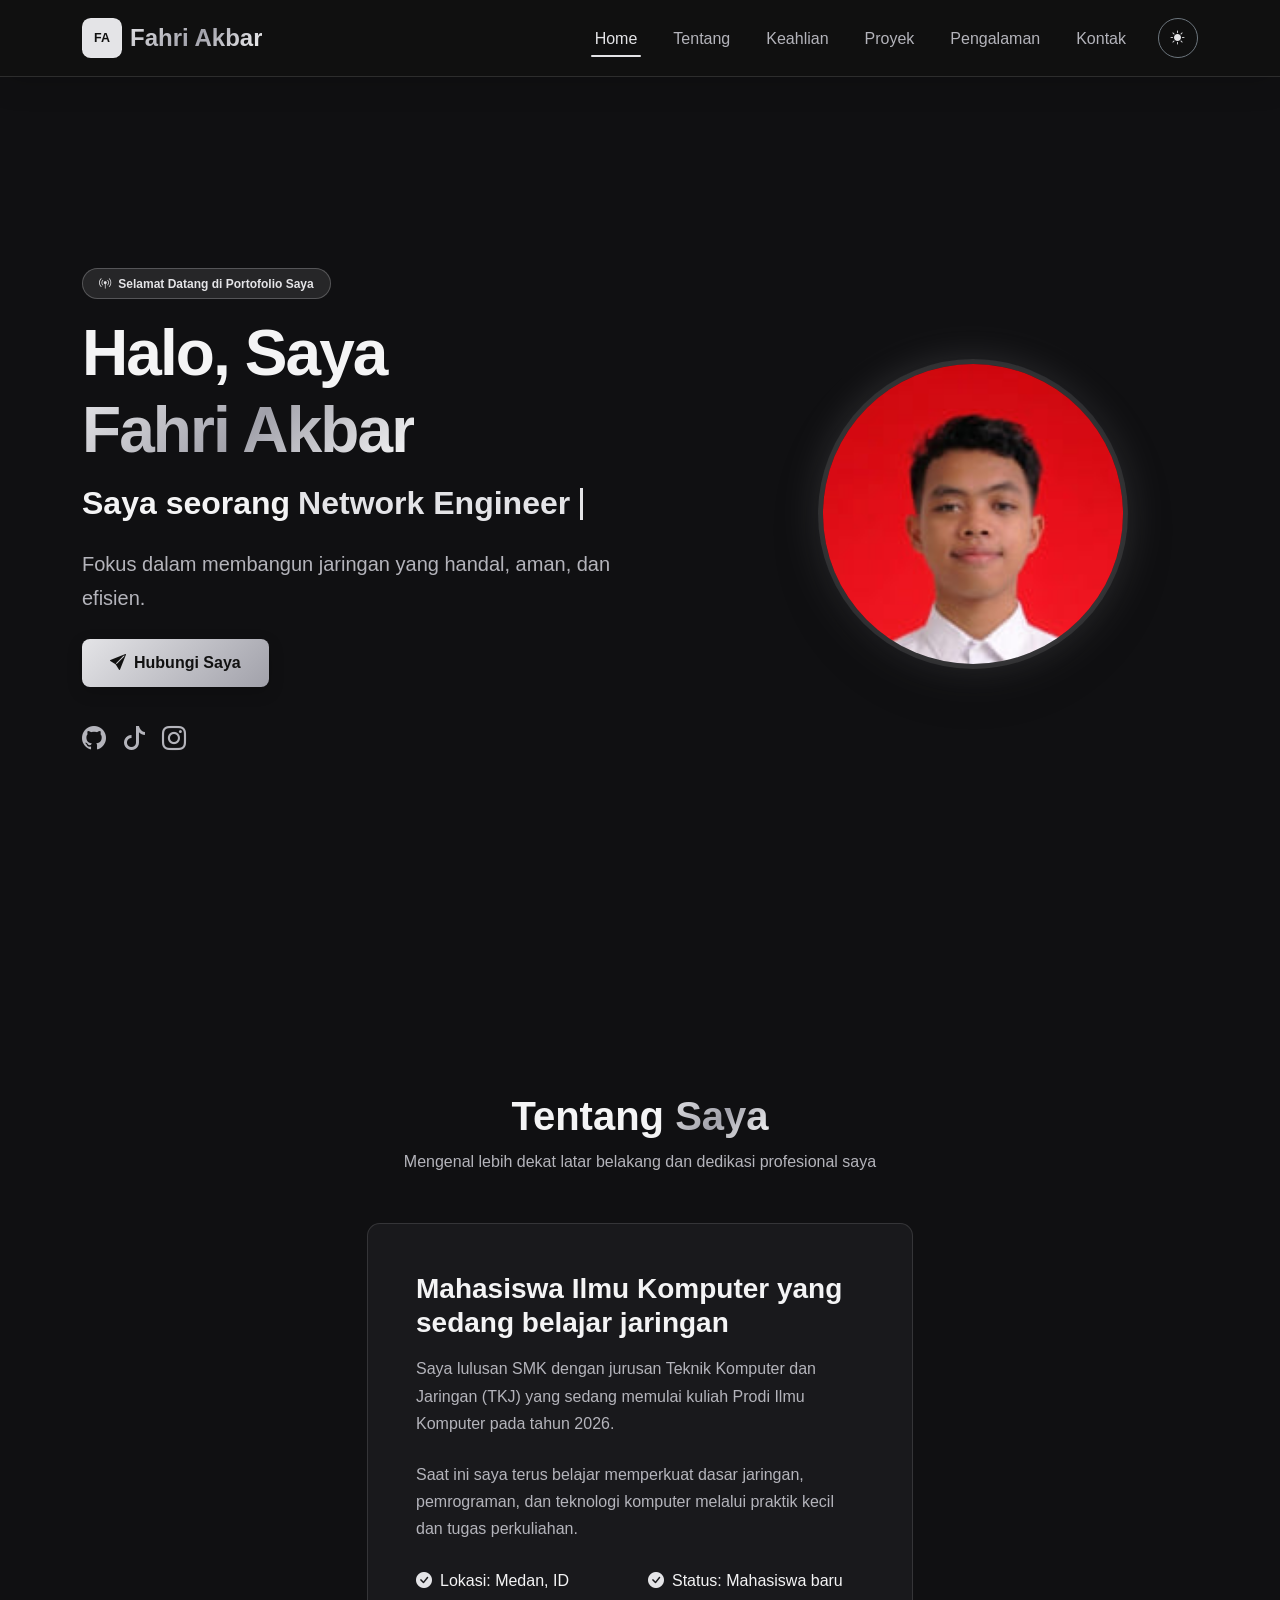
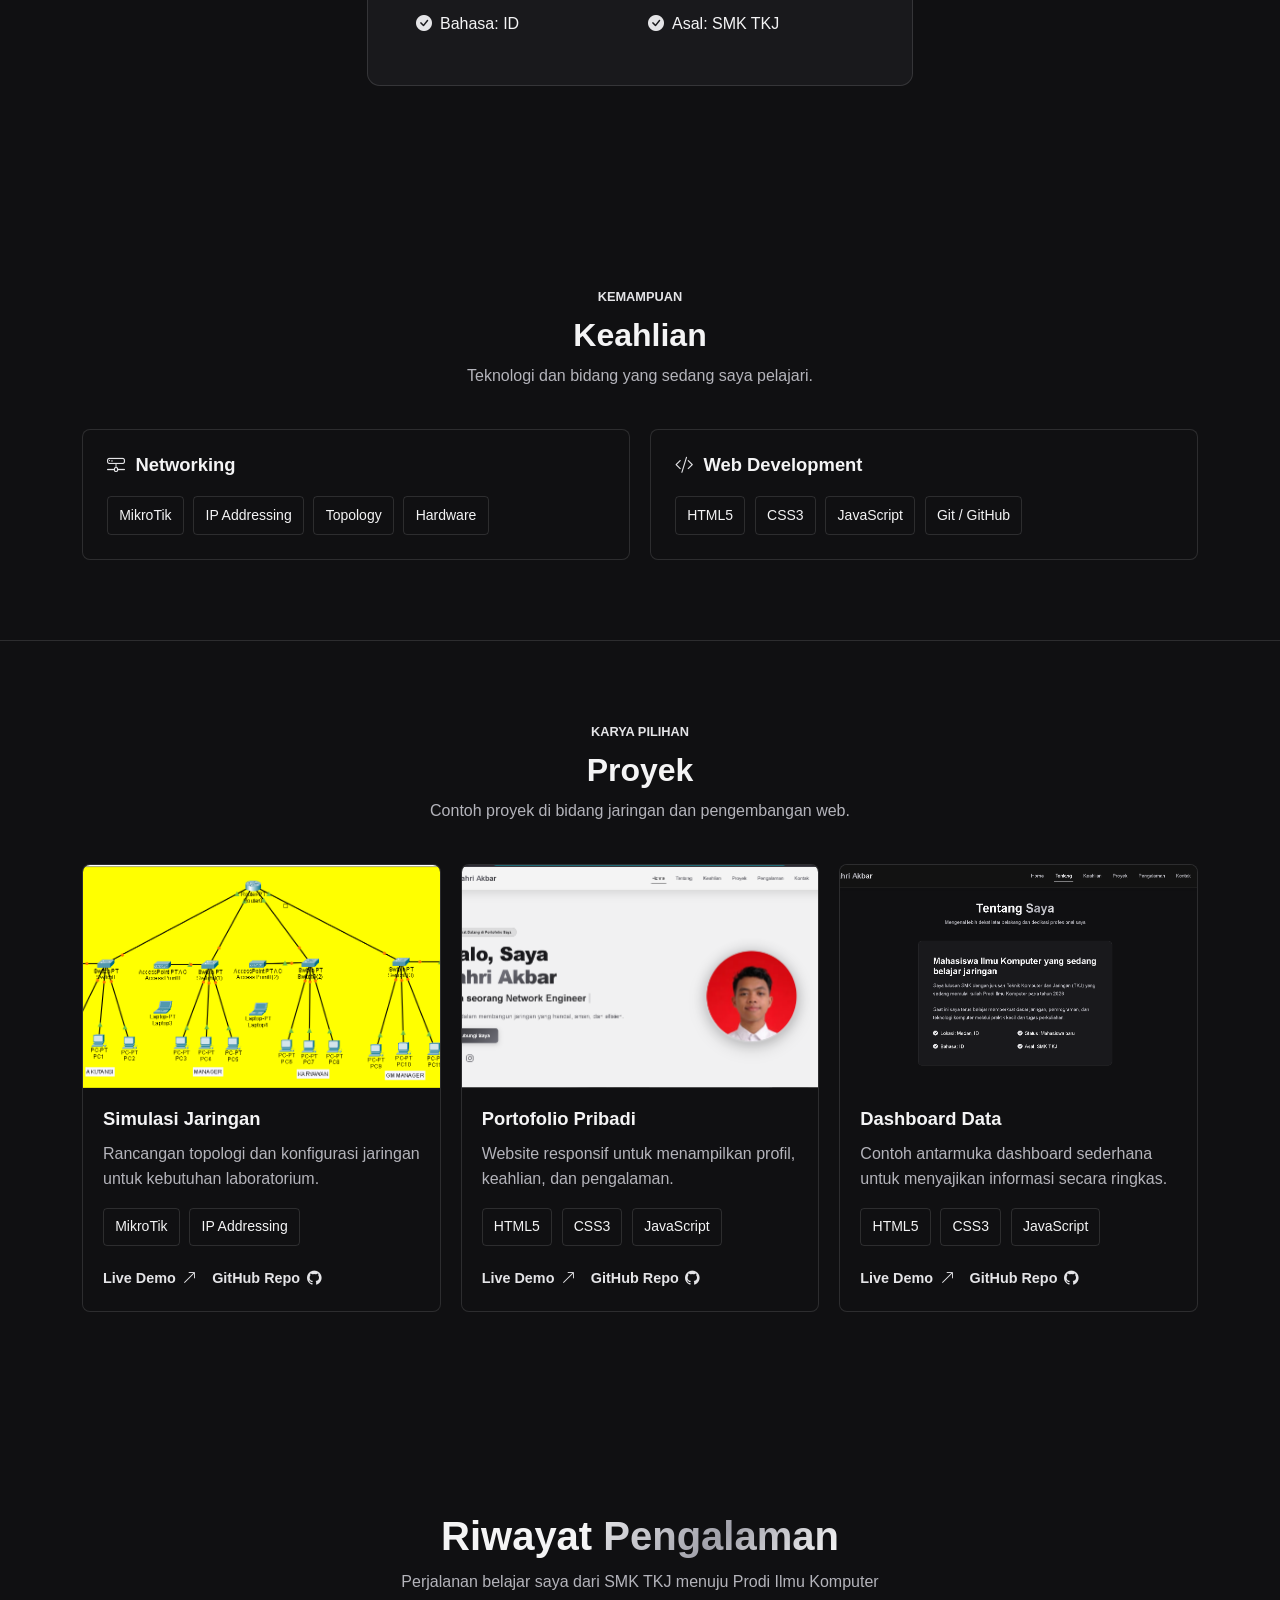
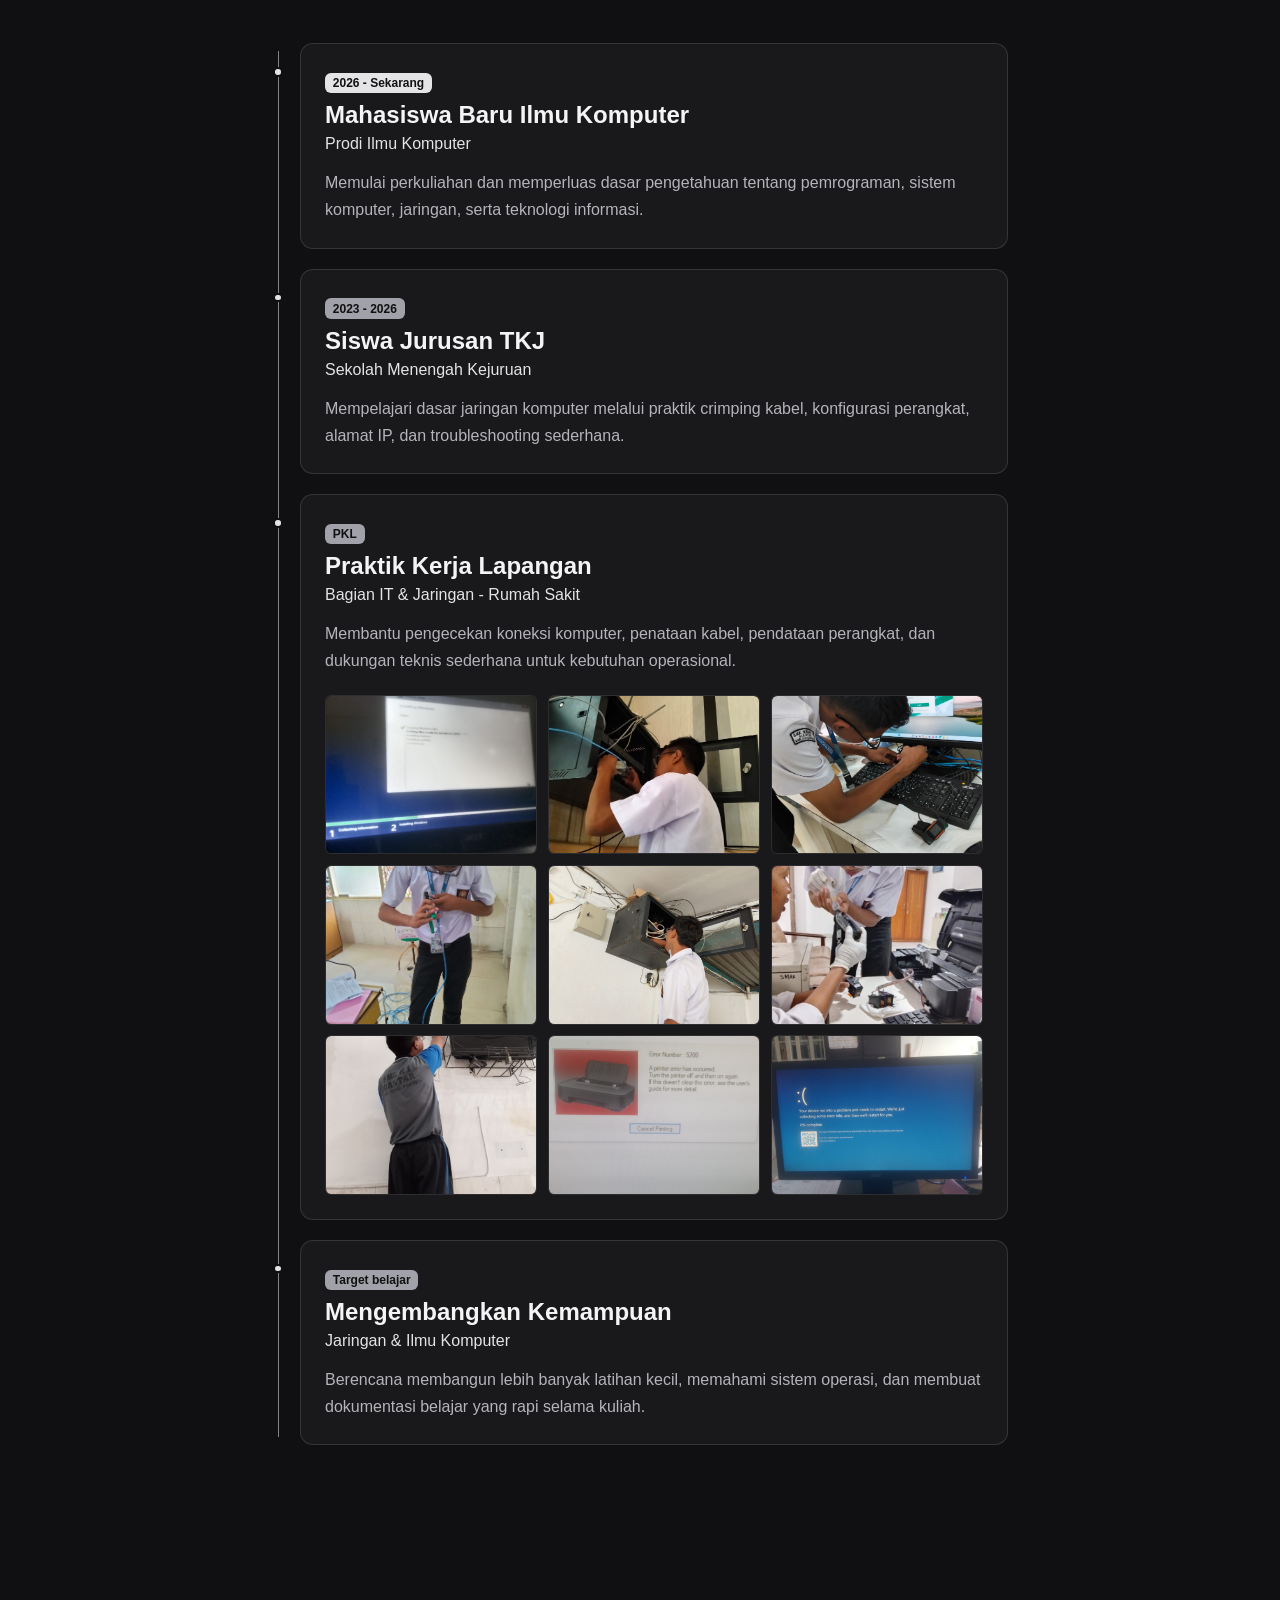
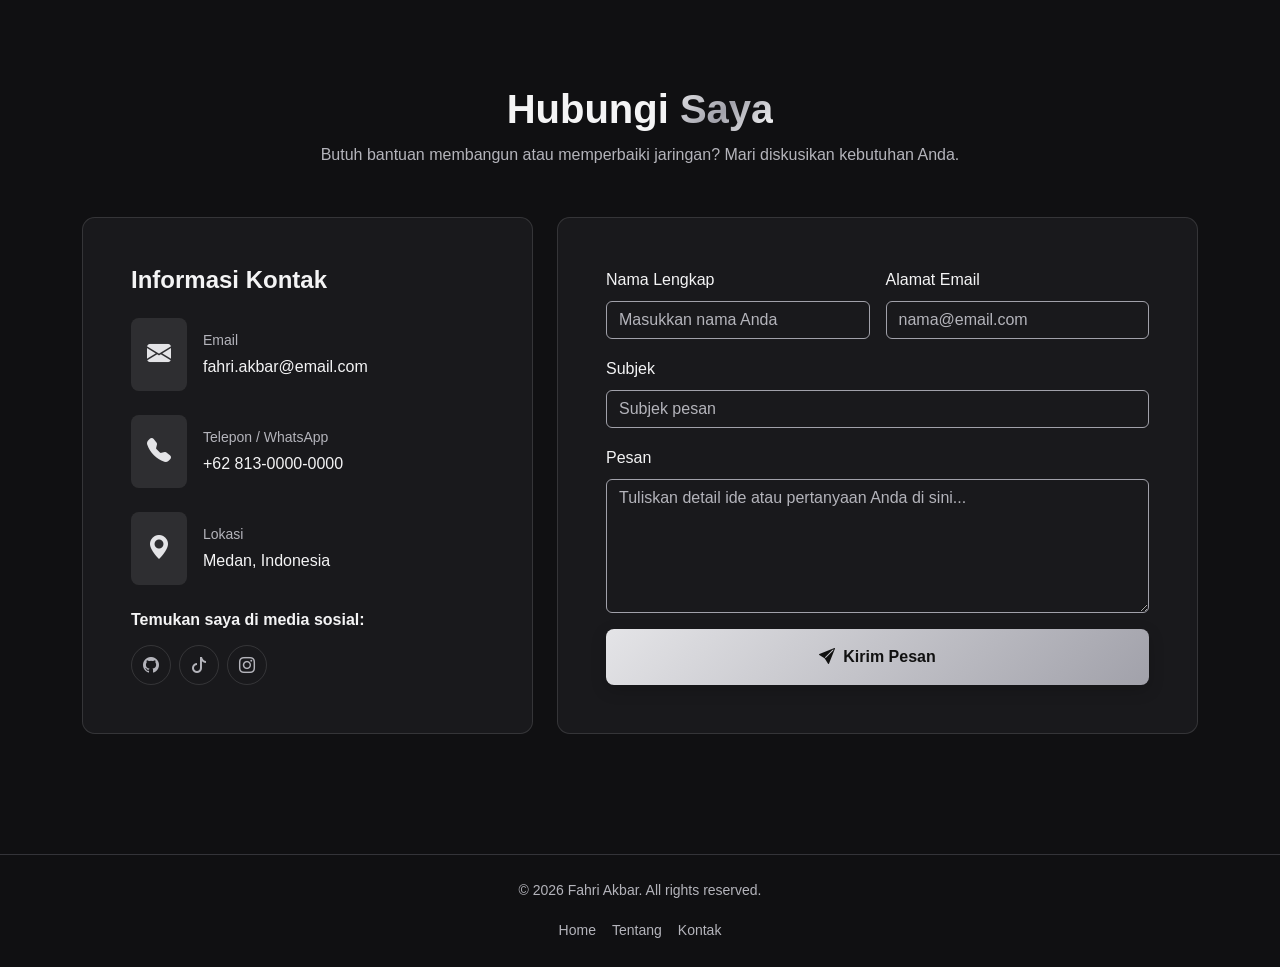
<file: index.html>
<!DOCTYPE html>
<html lang="id" data-bs-theme="dark">
<head>
    <meta charset="UTF-8">
    <meta name="viewport" content="width=device-width, initial-scale=1.0">
    <meta name="description" content="Portofolio Fahri Akbar, mahasiswa Ilmu Komputer lulusan SMK TKJ yang fokus pada jaringan komputer.">
    <link rel="icon" href="data:image/svg+xml,%3Csvg xmlns='http://www.w3.org/2000/svg' viewBox='0 0 100 100'%3E%3Ctext y='.9em' font-size='90'%3E%F0%9F%8C%90%3C/text%3E%3C/svg%3E">
    <script>try{var t=localStorage.getItem('theme');if(t==='light'||t==='dark')document.documentElement.setAttribute('data-bs-theme',t)}catch(e){}</script>
    <link href="https://cdn.jsdelivr.net/npm/bootstrap@5.3.8/dist/css/bootstrap.min.css" rel="stylesheet" integrity="sha384-sRIl4kxILFvY47J16cr9ZwB07vP4J8+LH7qKQnuqkuIAvNWLzeN8tE5YBujZqJLB" crossorigin="anonymous">
    <link rel="stylesheet" href="https://cdn.jsdelivr.net/npm/bootstrap-icons@1.13.1/font/bootstrap-icons.min.css">
    <link rel="stylesheet" href="css/style.css">
    <title>Fahri Akbar | Portofolio</title>
</head>
<body id="body">
    <nav id="navbar-example" class="navbar navbar-expand-lg fixed-top glass-nav py-3">
        <div class="container">
            <a class="navbar-brand fw-bold fs-4 d-flex align-items-center gap-2" href="#home" aria-label="Fahri Akbar, beranda">
                <span class="brand-mark" aria-hidden="true">FA</span>
                <span class="gradient-text">Fahri Akbar</span>
            </a>
            
            <button class="navbar-toggler border-0 shadow-none" type="button" data-bs-toggle="collapse" data-bs-target="#navbarNav" aria-controls="navbarNav" aria-expanded="false" aria-label="Buka navigasi">
                <span class="navbar-toggler-icon"></span>
            </button>

            <div class="collapse navbar-collapse" id="navbarNav">
                <ul class="navbar-nav ms-auto mb-2 mb-lg-0 me-lg-3 gap-lg-1">
                    <li class="nav-item"><a class="nav-link px-3 fw-medium active" href="#home">Home</a></li>
                    <li class="nav-item"><a class="nav-link px-3 fw-medium" href="#about">Tentang</a></li>
                    <li class="nav-item"><a class="nav-link px-3 fw-medium" href="#skills">Keahlian</a></li>
                    <li class="nav-item"><a class="nav-link px-3 fw-medium" href="#projects">Proyek</a></li>
                    <li class="nav-item"><a class="nav-link px-3 fw-medium" href="#experience">Pengalaman</a></li>
                    <li class="nav-item"><a class="nav-link px-3 fw-medium" href="#contact">Kontak</a></li>
                </ul>

                <!-- Dark Mode Toggle Button -->
                <button class="btn btn-sm btn-outline-secondary rounded-circle p-2 d-flex align-items-center justify-content-center" id="themeToggle" style="width: 40px; height: 40px;" type="button" aria-label="Ganti tema">
                    <i class="bi bi-sun-fill text-warning" id="themeIcon" aria-hidden="true"></i>
                </button>
            </div>
        </div>
    </nav>

    <main>
        <section id="home" class="min-vh-100 d-flex align-items-center pt-5 mt-4">
            <div class="container">
                <div class="row align-items-center gy-5">
                    <div class="col-lg-7 text-center text-lg-start">
                        <div class="badge bg-primary bg-opacity-10 text-primary border border-primary border-opacity-25 px-3 py-2 rounded-pill mb-3">
                            <i class="bi bi-broadcast-pin me-1"></i> Selamat Datang di Portofolio Saya
                        </div>
                        <h1 class="display-3 fw-extrabold mb-3">
                            Halo, Saya <br>
                            <span class="gradient-text">Fahri Akbar</span>
                        </h1>
                        <h3 class="h2 fw-semibold mb-4 d-flex justify-content-center justify-content-lg-start align-items-center gap-2">
                            <span>Saya seorang</span>
                            <span id="typewriter" class="text-primary fw-bold"></span>
                            <span class="typewriter-cursor" aria-hidden="true"></span>
                        </h3>
                        <p class="lead text-muted-custom mb-4 me-lg-5">
                            Fokus dalam membangun jaringan yang handal, aman, dan efisien.
                        </p>
                        <div class="d-flex flex-wrap gap-3 justify-content-center justify-content-lg-start">
                            <a href="#contact" class="btn btn-gradient">
                                <i class="bi bi-send-fill me-2"></i>Hubungi Saya
                            </a>
                        </div>

                        <div class="d-flex gap-3 justify-content-center justify-content-lg-start mt-4 pt-2">
                            <a href="https://github.com/ri250526" class="social-icon fs-4" aria-label="GitHub"><i class="bi bi-github" aria-hidden="true"></i></a>
                            <a href="https://www.tiktok.com/@fa.x.u.1?is_from_webapp=1&amp;sender_device=pc" class="social-icon fs-4" aria-label="TikTok"><i class="bi bi-tiktok" aria-hidden="true"></i></a>
                            <a href="https://www.instagram.com/ri_250526?igsh=N2l1ZG5mdGl6enZu" class="social-icon fs-4" aria-label="Instagram"><i class="bi bi-instagram" aria-hidden="true"></i></a>
                        </div>
                    </div>

                    <div class="col-lg-5 text-center">
                        <div class="hero-img-wrapper">
                            <img src="images/foto.jpg" alt="Fahri Akbar" class="hero-img shadow-lg" fetchpriority="high" decoding="async">
                        </div>
                    </div>
                </div>
            </div>
        </section>

        <section id="about" class="py-5 reveal-section">
        <div class="container py-4">
            <div class="text-center mb-5">
                <h2 class="fw-bold display-6 mb-2">Tentang <span class="gradient-text">Saya</span></h2>
                <p class="text-muted-custom">Mengenal lebih dekat latar belakang dan dedikasi profesional saya</p>
            </div>

            <div class="row gy-4 align-items-center">
                <div class="col-lg-6">
                    <div class="glass-card p-4 p-md-5">
                        <h3 class="fw-bold mb-3">Mahasiswa Ilmu Komputer yang sedang belajar jaringan</h3>
                        <p class="text-muted-custom mb-4">
                            Saya lulusan SMK dengan jurusan Teknik Komputer dan Jaringan (TKJ) yang sedang memulai kuliah Prodi Ilmu Komputer pada tahun 2026.
                        </p>
                        <p class="text-muted-custom mb-4">
                            Saat ini saya terus belajar memperkuat dasar jaringan, pemrograman, dan teknologi komputer melalui praktik kecil dan tugas perkuliahan.
                        </p>
                        
                        <div class="row g-3">
                            <div class="col-6">
                                <div class="d-flex align-items-center gap-2">
                                    <i class="bi bi-check-circle-fill text-primary"></i>
                                    <span>Lokasi: Medan, ID</span>
                                </div>
                            </div>
                            <div class="col-6">
                                <div class="d-flex align-items-center gap-2">
                                    <i class="bi bi-check-circle-fill text-primary"></i>
                                    <span>Status: Mahasiswa baru</span>
                                </div>
                            </div>
                            <div class="col-6">
                                <div class="d-flex align-items-center gap-2">
                                    <i class="bi bi-check-circle-fill text-primary"></i>
                                    <span>Bahasa: ID</span>
                                </div>
                            </div>
                            <div class="col-6">
                                <div class="d-flex align-items-center gap-2">
                                    <i class="bi bi-check-circle-fill text-primary"></i>
                                    <span>Asal: SMK TKJ</span>
                                </div>
                            </div>
                        </div>
                    </div>
                </div>
            </div>
        </div>
        </section>

        <section id="skills" class="portfolio-section">
            <div class="container">
                <header class="section-heading">
                    <p class="section-eyebrow">Kemampuan</p>
                    <h2>Keahlian</h2>
                    <p>Teknologi dan bidang yang sedang saya pelajari.</p>
                </header>

                <div class="skills-grid">
                    <article class="skill-group">
                        <h3><i class="bi bi-hdd-network" aria-hidden="true"></i> Networking</h3>
                        <ul class="skill-list">
                            <li>MikroTik</li>
                            <li>IP Addressing</li>
                            <li>Topology</li>
                            <li>Hardware</li>
                        </ul>
                    </article>

                    <article class="skill-group">
                        <h3><i class="bi bi-code-slash" aria-hidden="true"></i> Web Development</h3>
                        <ul class="skill-list">
                            <li>HTML5</li>
                            <li>CSS3</li>
                            <li>JavaScript</li>
                            <li>Git / GitHub</li>
                        </ul>
                    </article>
                </div>
            </div>
        </section>

        <section id="projects" class="portfolio-section projects-section">
            <div class="container">
                <header class="section-heading">
                    <p class="section-eyebrow">Karya pilihan</p>
                    <h2>Proyek</h2>
                    <p>Contoh proyek di bidang jaringan dan pengembangan web.</p>
                </header>

                <div class="projects-grid">
                    <article class="project-card">
                        <img class="project-image" src="/images/topologi.png" alt="Topologi" loading="lazy" decoding="async">
                        <div class="project-content">
                            <h3>Simulasi Jaringan</h3>
                            <p>Rancangan topologi dan konfigurasi jaringan untuk kebutuhan laboratorium.</p>
                            <ul class="tech-list" aria-label="Teknologi yang digunakan">
                                <li>MikroTik</li>
                                <li>IP Addressing</li>
                            </ul>
                            <div class="project-actions">
                                <a href="#" aria-label="Live demo Simulasi Jaringan">Live Demo <i class="bi bi-arrow-up-right" aria-hidden="true"></i></a>
                                <a href="#" aria-label="GitHub repo Simulasi Jaringan">GitHub Repo <i class="bi bi-github" aria-hidden="true"></i></a>
                            </div>
                        </div>
                    </article>

                    <article class="project-card">
                        <img class="project-image" src="/images/fortofolio.png" alt="Laptop untuk pengembangan website" loading="lazy" decoding="async">
                        <div class="project-content">
                            <h3>Portofolio Pribadi</h3>
                            <p>Website responsif untuk menampilkan profil, keahlian, dan pengalaman.</p>
                            <ul class="tech-list" aria-label="Teknologi yang digunakan">
                                <li>HTML5</li>
                                <li>CSS3</li>
                                <li>JavaScript</li>
                            </ul>
                            <div class="project-actions">
                                <a href="#" aria-label="Live demo Portofolio Pribadi">Live Demo <i class="bi bi-arrow-up-right" aria-hidden="true"></i></a>
                                <a href="#" aria-label="GitHub repo Portofolio Pribadi">GitHub Repo <i class="bi bi-github" aria-hidden="true"></i></a>
                            </div>
                        </div>
                    </article>

                    <article class="project-card">
                        <img class="project-image" src="/images/dasb.png" alt="Tampilan dashboard analitik" loading="lazy" decoding="async">
                        <div class="project-content">
                            <h3>Dashboard Data</h3>
                            <p>Contoh antarmuka dashboard sederhana untuk menyajikan informasi secara ringkas.</p>
                            <ul class="tech-list" aria-label="Teknologi yang digunakan">
                                <li>HTML5</li>
                                <li>CSS3</li>
                                <li>JavaScript</li>
                            </ul>
                            <div class="project-actions">
                                <a href="#" aria-label="Live demo Dashboard Data">Live Demo <i class="bi bi-arrow-up-right" aria-hidden="true"></i></a>
                                <a href="#" aria-label="GitHub repo Dashboard Data">GitHub Repo <i class="bi bi-github" aria-hidden="true"></i></a>
                            </div>
                        </div>
                    </article>
                </div>
            </div>
        </section>

        <section id="experience" class="py-5 reveal-section">
            <div class="container py-4">
                <div class="text-center mb-5">
                    <h2 class="fw-bold display-6 mb-2">Riwayat <span class="gradient-text">Pengalaman</span></h2>
                    <p class="text-muted-custom">Perjalanan belajar saya dari SMK TKJ menuju Prodi Ilmu Komputer</p>
                </div>

                <div class="row justify-content-center">
                    <div class="col-lg-8">
                        <div class="timeline">
                            <div class="timeline-item">
                                <div class="glass-card p-4">
                                    <span class="badge bg-primary mb-2">2026 - Sekarang</span>
                                    <h4 class="fw-bold mb-1">Mahasiswa Baru Ilmu Komputer</h4>
                                    <h6 class="text-primary mb-3">Prodi Ilmu Komputer</h6>
                                    <p class="text-muted-custom mb-0">Memulai perkuliahan dan memperluas dasar pengetahuan tentang pemrograman, sistem komputer, jaringan, serta teknologi informasi.</p>
                                </div>
                            </div>
                            <div class="timeline-item">
                                <div class="glass-card p-4">
                                    <span class="badge bg-secondary mb-2">2023 - 2026</span>
                                    <h4 class="fw-bold mb-1">Siswa Jurusan TKJ</h4>
                                    <h6 class="text-primary mb-3">Sekolah Menengah Kejuruan</h6>
                                    <p class="text-muted-custom mb-0">Mempelajari dasar jaringan komputer melalui praktik crimping kabel, konfigurasi perangkat, alamat IP, dan troubleshooting sederhana.</p>
                                </div>
                            </div>
                            <div class="timeline-item">
                                <div class="glass-card p-4">
                                    <span class="badge bg-info mb-2">PKL</span>
                                    <h4 class="fw-bold mb-1">Praktik Kerja Lapangan</h4>
                                    <h6 class="text-primary mb-3">Bagian IT &amp; Jaringan - Rumah Sakit</h6>
                                    <p class="text-muted-custom mb-0">Membantu pengecekan koneksi komputer, penataan kabel, pendataan perangkat, dan dukungan teknis sederhana untuk kebutuhan operasional.</p>
                                    <div class="pkl-gallery" aria-label="Dokumentasi praktik kerja lapangan">
                                        <a href="images/p1.jpg" target="_blank" rel="noopener noreferrer" aria-label="Buka foto dokumentasi PKL 1">
                                            <img src="images/p1.jpg" alt="Dokumentasi praktik kerja lapangan 1" loading="lazy" decoding="async">
                                        </a>
                                        <a href="images/p2.jpg" target="_blank" rel="noopener noreferrer" aria-label="Buka foto dokumentasi PKL 2">
                                            <img src="images/p2.jpg" alt="Dokumentasi praktik kerja lapangan 2" loading="lazy" decoding="async">
                                        </a>
                                        <a href="images/p3.jpg" target="_blank" rel="noopener noreferrer" aria-label="Buka foto dokumentasi PKL 3">
                                            <img src="images/p3.jpg" alt="Dokumentasi praktik kerja lapangan 3" loading="lazy" decoding="async">
                                        </a>
                                        <a href="images/p4.jpg" target="_blank" rel="noopener noreferrer" aria-label="Buka foto dokumentasi PKL 4">
                                            <img src="images/p4.jpg" alt="Dokumentasi praktik kerja lapangan 4" loading="lazy" decoding="async">
                                        </a>
                                        <a href="images/p5.jpg" target="_blank" rel="noopener noreferrer" aria-label="Buka foto dokumentasi PKL 5">
                                            <img src="images/p5.jpg" alt="Dokumentasi praktik kerja lapangan 5" loading="lazy" decoding="async">
                                        </a>
                                        <a href="images/p6.jpg" target="_blank" rel="noopener noreferrer" aria-label="Buka foto dokumentasi PKL 6">
                                            <img src="images/p6.jpg" alt="Dokumentasi praktik kerja lapangan 6" loading="lazy" decoding="async">
                                        </a>
                                        <a href="images/p7.jpg" target="_blank" rel="noopener noreferrer" aria-label="Buka foto dokumentasi PKL 7">
                                            <img src="images/p7.jpg" alt="Dokumentasi praktik kerja lapangan 7" loading="lazy" decoding="async">
                                        </a>
                                        <a href="images/p8.jpg" target="_blank" rel="noopener noreferrer" aria-label="Buka foto dokumentasi PKL 8">
                                            <img src="images/p8.jpg" alt="Dokumentasi praktik kerja lapangan 8" loading="lazy" decoding="async">
                                        </a>
                                        <a href="images/p9.jpg" target="_blank" rel="noopener noreferrer" aria-label="Buka foto dokumentasi PKL 9">
                                            <img src="images/p9.jpg" alt="Dokumentasi praktik kerja lapangan 9" loading="lazy" decoding="async">
                                        </a>
                                    </div>
                                </div>
                            </div>
                            <div class="timeline-item">
                                <div class="glass-card p-4">
                                    <span class="badge bg-info mb-2">Target belajar</span>
                                    <h4 class="fw-bold mb-1">Mengembangkan Kemampuan</h4>
                                    <h6 class="text-primary mb-3">Jaringan &amp; Ilmu Komputer</h6>
                                    <p class="text-muted-custom mb-0">Berencana membangun lebih banyak latihan kecil, memahami sistem operasi, dan membuat dokumentasi belajar yang rapi selama kuliah.</p>
                                </div>
                            </div>
                        </div>
                    </div>
                </div>
            </div>
        </section>

         <section id="contact" class="py-5 reveal-section">
        <div class="container py-4">
            <div class="text-center mb-5">
                <h2 class="fw-bold display-6 mb-2">Hubungi <span class="gradient-text">Saya</span></h2>
                <p class="text-muted-custom">Butuh bantuan membangun atau memperbaiki jaringan? Mari diskusikan kebutuhan Anda.</p>
            </div>

            <div class="row gy-4">
                <!-- Info Contact -->
                <div class="col-lg-5">
                    <div class="glass-card p-4 p-md-5 h-100 d-flex flex-column justify-content-between">
                        <div>
                            <h4 class="fw-bold mb-4">Informasi Kontak</h4>
                            <div class="d-flex align-items-center gap-3 mb-4">
                                <div class="p-3 rounded-3 bg-primary bg-opacity-10 text-primary">
                                    <i class="bi bi-envelope-fill fs-4"></i>
                                </div>
                                <div>
                                    <small class="text-muted-custom d-block">Email</small>
                                    <span class="fw-medium" id="contactEmail">fahri.akbar@email.com</span>
                                </div>
                            </div>

                            <div class="d-flex align-items-center gap-3 mb-4">
                                <div class="p-3 rounded-3 bg-primary bg-opacity-10 text-primary">
                                    <i class="bi bi-telephone-fill fs-4"></i>
                                </div>
                                <div>
                                    <small class="text-muted-custom d-block">Telepon / WhatsApp</small>
                                    <span class="fw-medium">+62 813-0000-0000</span>
                                </div>
                            </div>

                            <div class="d-flex align-items-center gap-3 mb-4">
                                <div class="p-3 rounded-3 bg-primary bg-opacity-10 text-primary">
                                    <i class="bi bi-geo-alt-fill fs-4"></i>
                                </div>
                                <div>
                                    <small class="text-muted-custom d-block">Lokasi</small>
                                    <span class="fw-medium">Medan, Indonesia</span>
                                </div>
                            </div>
                        </div>

                        <div>
                            <h6 class="fw-bold mb-3">Temukan saya di media sosial:</h6>
                            <div class="d-flex gap-2">
                                <a href="https://github.com/ri250526" class="social-icon social-icon-button" aria-label="GitHub"><i class="bi bi-github" aria-hidden="true"></i></a>
                                <a href="https://www.tiktok.com/@fa.x.u.1?is_from_webapp=1&amp;sender_device=pc" class="social-icon social-icon-button" aria-label="TikTok"><i class="bi bi-tiktok" aria-hidden="true"></i></a>
                                <a href="https://www.instagram.com/ri_250526?igsh=N2l1ZG5mdGl6enZu" class="social-icon social-icon-button" aria-label="Instagram"><i class="bi bi-instagram" aria-hidden="true"></i></a>
                            </div>
                        </div>
                    </div>
                </div>

                <!-- Contact Form -->
                <div class="col-lg-7">
                    <div class="glass-card p-4 p-md-5">
                        <form id="contactForm" novalidate>
                            <div class="row g-3">
                                <div class="col-md-6">
                                    <label for="name" class="form-label fw-medium">Nama Lengkap</label>
                                    <input type="text" class="form-control bg-transparent text-body border-secondary" id="name" name="name" required autocomplete="name" placeholder="Masukkan nama Anda">
                                    <div class="invalid-feedback">Silakan isi nama Anda.</div>
                                </div>
                                <div class="col-md-6">
                                    <label for="email" class="form-label fw-medium">Alamat Email</label>
                                    <input type="email" class="form-control bg-transparent text-body border-secondary" id="email" name="email" required autocomplete="email" placeholder="nama@email.com">
                                    <div class="invalid-feedback">Masukkan alamat email yang valid.</div>
                                </div>
                                <div class="col-12">
                                    <label for="subject" class="form-label fw-medium">Subjek</label>
                                    <input type="text" class="form-control bg-transparent text-body border-secondary" id="subject" name="subject" required placeholder="Subjek pesan">
                                    <div class="invalid-feedback">Silakan isi subjek pesan.</div>
                                </div>
                                <div class="col-12">
                                    <label for="message" class="form-label fw-medium">Pesan</label>
                                    <textarea class="form-control bg-transparent text-body border-secondary" id="message" name="message" rows="5" required placeholder="Tuliskan detail ide atau pertanyaan Anda di sini..."></textarea>
                                    <div class="invalid-feedback">Pesan tidak boleh kosong.</div>
                                </div>
                                <div class="col-12">
                                    <button type="submit" class="btn btn-gradient w-100 py-3">
                                        <i class="bi bi-send-fill me-2"></i>Kirim Pesan
                                    </button>
                                </div>
                            </div>
                        </form>

                        <!-- Alert Pesan Terkirim -->
                        <div id="contactAlert" class="alert alert-info d-none mt-4 rounded-3" role="status">
                            Draf pesan akan dibuka di aplikasi email Anda.
                        </div>
                    </div>
                </div>
            </div>
        </div>
    </section>

    </main>

    <footer class="py-4 border-top border-secondary border-opacity-25">
        <div class="container text-center">
            <div class="d-flex flex-column align-items-center text-center gap-3">
                <p class="mb-0 text-muted-custom small">&copy; 2026 Fahri Akbar. All rights reserved.</p>
                <div class="d-flex gap-3 small">
                    <a href="#home" class="text-muted-custom text-decoration-none">Home</a>
                    <a href="#about" class="text-muted-custom text-decoration-none">Tentang</a>
                    <a href="#contact" class="text-muted-custom text-decoration-none">Kontak</a>
                </div>
            </div>
        </div>
    </footer>

    <!-- Back to top button -->
    <button id="backToTop" type="button" title="Kembali ke atas" aria-label="Kembali ke atas">
        <i class="bi bi-arrow-up" aria-hidden="true"></i>
    </button>

    <script src="https://cdn.jsdelivr.net/npm/bootstrap@5.3.8/dist/js/bootstrap.bundle.min.js" integrity="sha384-FKyoEForCGlyvwx9Hj09JcYn3nv7wiPVlz7YYwJrWVcXK/BmnVDxM+D2scQbITxI" crossorigin="anonymous"></script>
    <script src="js/script.js"></script>
</body>
</html>
</file>
<file: css/style.css>
:root {
	--primary-color: #e4e4e7;
	--primary-hover: #ffffff;
	--secondary-color: #a1a1aa;
	--accent-color: #fafafa;
	--bg-dark: #101012;
	--card-bg-dark: #19191c;
	--border-dark: rgba(255, 255, 255, 0.12);
	--text-muted-dark: #b4b4bb;
	--bg-light: #f1f1f2;
	--card-bg-light: #ffffff;
	--border-light: rgba(24, 24, 27, 0.12);
	--text-muted-light: #66666d;
	--bs-primary: var(--primary-color);
	--bs-primary-rgb: 228, 228, 231;
	--bs-secondary: var(--secondary-color);
	--bs-secondary-rgb: 161, 161, 170;
	--bs-info: var(--secondary-color);
	--bs-info-rgb: 161, 161, 170;
	--bs-warning: var(--primary-color);
	--bs-warning-rgb: 228, 228, 231;
	--bs-link-color: var(--primary-color);
	--bs-link-hover-color: var(--primary-hover);
	--button-text-color: #111111;
}

[data-bs-theme="dark"] {
	--bs-body-bg: var(--bg-dark);
	--bs-body-color: #f4f4f5;
	--bs-secondary-color: var(--text-muted-dark);
	--bs-border-color: var(--border-dark);
}

[data-bs-theme="light"] {
	--primary-color: #27272a;
	--primary-hover: #09090b;
	--secondary-color: #71717a;
	--accent-color: #18181b;
	--bs-primary: var(--primary-color);
	--bs-primary-rgb: 39, 39, 42;
	--bs-secondary: var(--secondary-color);
	--bs-secondary-rgb: 113, 113, 122;
	--bs-info: var(--secondary-color);
	--bs-info-rgb: 113, 113, 122;
	--bs-warning: var(--primary-color);
	--bs-warning-rgb: 39, 39, 42;
	--bs-link-color: var(--primary-color);
	--bs-link-hover-color: var(--primary-hover);
	--button-text-color: #ffffff;
	--bs-body-bg: var(--bg-light);
	--bs-body-color: #18181b;
	--bs-secondary-color: var(--text-muted-light);
	--bs-border-color: var(--border-light);
}

body {
	font-family: Inter, Arial, sans-serif;
	background-color: var(--bs-body-bg);
	color: var(--bs-body-color);
	transition: background-color 0.3s ease, color 0.3s ease;
	overflow-x: hidden;
}

main section[id] {
	scroll-margin-top: 5.5rem;
}

html.has-scroll-reveal .reveal-section {
	opacity: 0;
	transform: translateY(20px);
	transition: opacity 650ms ease, transform 650ms ease;
}

html.has-scroll-reveal .reveal-section.is-visible {
	opacity: 1;
	transform: translateY(0);
}

@media (prefers-reduced-motion: reduce) {
	html.has-scroll-reveal .reveal-section {
		opacity: 1;
		transform: none;
		transition: none;
	}
}

.bg-info {
	background-color: var(--secondary-color) !important;
}

.text-warning {
	color: var(--primary-color) !important;
}

[data-bs-theme="light"] .text-muted-custom { color: var(--text-muted-light) !important; }
[data-bs-theme="dark"] .text-muted-custom { color: var(--text-muted-dark) !important; }

.glass-card {
	background: var(--card-bg-dark);
	border: 1px solid var(--border-dark);
	border-radius: 0.8rem;
}

[data-bs-theme="light"] .glass-card {
	background: var(--card-bg-light);
	border-color: var(--border-light);
	box-shadow: 0 10px 28px rgba(0, 0, 0, 0.06);
}

.portfolio-section {
	padding: 5rem 0;
	color: var(--bs-body-color);
	background: var(--bs-body-bg);
}

.projects-section {
	border-top: 1px solid var(--bs-border-color);
}

.section-heading {
	max-width: 640px;
	margin: 0 auto 2.5rem;
	text-align: center;
}

.section-heading h2 {
	margin: 0 0 0.5rem;
	font-size: 2rem;
	font-weight: 700;
}

.section-heading > p:last-child {
	margin: 0;
	color: var(--bs-secondary-color);
}

.section-eyebrow {
	margin: 0 0 0.5rem;
	color: var(--primary-color);
	font-size: 0.8rem;
	font-weight: 700;
	text-transform: uppercase;
}

.skills-grid {
	display: grid;
	grid-template-columns: repeat(2, minmax(0, 1fr));
	gap: 1.25rem;
}

.skill-group,
.project-card {
	min-width: 0;
	overflow: hidden;
	border: 1px solid var(--bs-border-color);
	border-radius: 8px;
	background: var(--bs-body-bg);
}

.skill-group {
	padding: 1.5rem;
}

.skill-group h3,
.project-content h3 {
	margin: 0;
	font-size: 1.15rem;
	font-weight: 700;
}

.skill-group h3 {
	display: flex;
	align-items: center;
	gap: 0.65rem;
}

.skill-group h3 i {
	color: var(--primary-color);
}

.skill-list,
.tech-list {
	display: flex;
	flex-wrap: wrap;
	gap: 0.6rem;
	margin: 1.25rem 0 0;
	padding: 0;
	list-style: none;
}

.skill-list li,
.tech-list li {
	padding: 0.4rem 0.7rem;
	border: 1px solid var(--bs-border-color);
	border-radius: 4px;
	color: var(--bs-body-color);
	font-size: 0.875rem;
}

.skill-list li {
	transition: color 160ms ease, background-color 160ms ease, border-color 160ms ease;
}

.skill-list li:hover {
	border-color: var(--primary-color);
	background-color: var(--primary-color);
	color: var(--button-text-color);
}

.projects-grid {
	display: grid;
	grid-template-columns: repeat(auto-fit, minmax(min(100%, 300px), 1fr));
	gap: 1.25rem;
}

.project-card {
	display: flex;
	flex-direction: column;
}

.project-image {
	display: block;
	width: 100%;
	aspect-ratio: 16 / 10;
	object-fit: cover;
	background: var(--bs-tertiary-bg);
}

.project-content {
	display: flex;
	flex: 1;
	flex-direction: column;
	align-items: flex-start;
	padding: 1.25rem;
}

.project-content > p {
	margin: 0.65rem 0 0;
	color: var(--bs-secondary-color);
	line-height: 1.6;
}

.tech-list {
	margin-top: 1rem;
}

.project-actions {
	display: flex;
	flex-wrap: wrap;
	gap: 1rem;
	margin-top: auto;
	padding-top: 1.25rem;
}

.project-actions a {
	display: inline-flex;
	align-items: center;
	gap: 0.4rem;
	color: var(--primary-color);
	font-size: 0.9rem;
	font-weight: 600;
	text-decoration: none;
}

.project-actions a:hover,
.project-actions a:focus-visible {
	text-decoration: underline;
	text-underline-offset: 3px;
}

.project-actions a:focus-visible {
	outline: 2px solid var(--primary-color);
	outline-offset: 3px;
}

.timeline {
	position: relative;
	padding-left: 1.75rem;
}

.timeline::before {
	position: absolute;
	top: 0.5rem;
	bottom: 0.5rem;
	left: 0.35rem;
	width: 1px;
	background: var(--primary-color);
	content: '';
	opacity: 0.55;
}

.timeline-item {
	position: relative;
	margin-bottom: 1.25rem;
}

.timeline-item:last-child {
	margin-bottom: 0;
}

.timeline-item::before {
	position: absolute;
	top: 1.5rem;
	left: -1.68rem;
	width: 0.6rem;
	height: 0.6rem;
	border: 2px solid var(--bg-dark);
	border-radius: 50%;
	background: var(--primary-color);
	content: '';
}

.pkl-gallery {
	display: grid;
	grid-template-columns: repeat(3, minmax(0, 1fr));
	gap: 0.65rem;
	margin-top: 1.25rem;
}

.pkl-gallery a {
	display: block;
	overflow: hidden;
	border: 1px solid var(--border-dark);
	border-radius: 0.4rem;
	background: var(--bg-dark);
}

.pkl-gallery a:focus-visible {
	outline: 3px solid var(--primary-color);
	outline-offset: 2px;
}

.pkl-gallery img {
	display: block;
	width: 100%;
	aspect-ratio: 4 / 3;
	object-fit: cover;
	transition: transform 180ms ease;
}

@media (hover: hover) {
	.pkl-gallery a:hover img {
		transform: scale(1.04);
	}
}

@media (max-width: 575.98px) {
	.pkl-gallery {
		grid-template-columns: repeat(2, minmax(0, 1fr));
		gap: 0.5rem;
	}
}

[data-bs-theme="light"] .timeline-item::before {
	border-color: var(--bg-light);
}

.glass-nav {
	background: var(--bg-dark);
	border-bottom: 1px solid var(--border-dark);
}

.navbar-toggler,
#themeToggle {
	transition: color 0.2s ease, background-color 0.2s ease, border-color 0.2s ease, box-shadow 0.2s ease, transform 0.2s ease;
}

.navbar-toggler:focus-visible,
#themeToggle:focus-visible {
	outline: 2px solid var(--primary-color);
	outline-offset: 3px;
}

.social-icon {
	color: var(--text-muted-dark);
	text-decoration: none;
	transition: color 160ms ease, background-color 160ms ease, border-color 160ms ease, transform 160ms ease;
}

[data-bs-theme="light"] .social-icon {
	color: var(--text-muted-light);
}

.social-icon i {
	transition: color 160ms ease;
}

.social-icon:hover i,
.social-icon:active i,
.social-icon:focus-visible i {
	color: var(--primary-color) !important;
}

.social-icon:active {
	transform: scale(0.92);
}

a.social-icon:focus-visible {
	outline: 2px solid var(--primary-color);
	outline-offset: 3px;
}

.social-icon-button {
	display: inline-grid;
	width: 40px;
	height: 40px;
	place-items: center;
	border: 1px solid var(--border-dark);
	border-radius: 50%;
	background: transparent;
	font-size: 1rem;
}

[data-bs-theme="light"] .social-icon-button {
	border-color: var(--border-light);
}

.social-icon-button:hover,
.social-icon-button:focus-visible,
.social-icon-button:active {
	border-color: var(--primary-color);
	background-color: color-mix(in srgb, var(--primary-color) 14%, transparent);
}

.glass-card,
.skill-group,
.project-card,
.timeline-item {
	min-width: 0;
}

.glass-card,
.project-content,
.timeline-item {
	overflow-wrap: anywhere;
}

.glass-card .d-flex > span,
.glass-card .d-flex > a {
	min-width: 0;
	overflow-wrap: anywhere;
}

.form-control,
.form-select,
textarea {
	width: 100%;
	max-width: 100%;
}

@media (hover: hover) {
	.navbar-toggler:hover,
	#themeToggle:hover {
		transform: translateY(-2px);
		background-color: rgba(var(--bs-primary-rgb), 0.14);
	}

	#themeToggle:hover {
		border-color: var(--primary-color);
		box-shadow: 0 4px 14px rgba(var(--bs-primary-rgb), 0.2);
	}
}

[data-bs-theme="light"] .glass-nav {
	background: rgba(244, 244, 244, 0.96);
	border-bottom: 1px solid var(--border-light);
}

.gradient-text {
	background: linear-gradient(135deg, var(--primary-color), var(--secondary-color), var(--accent-color));
	background-clip: text;
	-webkit-background-clip: text;
	-webkit-text-fill-color: transparent;
}

.btn-gradient {
	background: linear-gradient(135deg, var(--primary-color), var(--secondary-color));
	color: var(--button-text-color);
	border: none;
	border-radius: 0.5rem;
	padding: 0.75rem 1.75rem;
	font-weight: 600;
	transition: all 0.3s ease;
	box-shadow: 0 5px 16px rgba(0, 0, 0, 0.18);
}

.btn-gradient:hover {
	background: linear-gradient(135deg, var(--primary-hover), var(--secondary-color));
	color: var(--button-text-color);
	transform: translateY(-2px);
	box-shadow: 0 8px 22px rgba(0, 0, 0, 0.24);
}

.hero-img-wrapper {
	display: inline-block;
}

.hero-img {
	width: 280px;
	height: 280px;
	object-fit: cover;
	object-position: center top;
	border-radius: 50%;
	border: 4px solid var(--border-dark);
	box-shadow: 0 12px 28px rgba(0, 0, 0, 0.22);
}

#backToTop {
	position: fixed;
	right: max(1rem, env(safe-area-inset-right));
	bottom: max(1rem, env(safe-area-inset-bottom));
	display: none;
	width: 44px;
	height: 44px;
	place-items: center;
	border: 1px solid var(--border-dark);
	border-radius: 50%;
	background: var(--primary-color);
	color: var(--button-text-color);
	z-index: 1030;
}

::-webkit-scrollbar { width: 10px; }
::-webkit-scrollbar-track { background: var(--bg-dark); }
::-webkit-scrollbar-thumb { background: #555555; border-radius: 5px; }
::-webkit-scrollbar-thumb:hover { background: var(--primary-color); }

.typewriter-cursor {
	display: inline-block;
	width: 3px;
	height: 1em;
	background-color: var(--primary-color);
	margin-left: 2px;
	vertical-align: text-bottom;
	animation: blink 0.7s infinite;
}

#typewriter {
	display: inline-block;
}

@keyframes blink {
	0%, 100% { opacity: 1; }
	50% { opacity: 0; }
}

.navbar-brand {
	min-width: 0;
	flex-wrap: nowrap;
}

.navbar-brand .gradient-text {
	white-space: nowrap;
}

.brand-mark {
	display: inline-grid;
	width: 40px;
	height: 40px;
	flex: 0 0 40px;
	place-items: center;
	border: 1px solid var(--border-dark);
	border-radius: 0.55rem;
	background: var(--primary-color);
	color: var(--button-text-color);
	font-size: 0.78rem;
	font-weight: 700;
}

@media (max-width: 991.98px) {
	.glass-nav .navbar-collapse {
		padding: 1rem 0 0.25rem;
	}

	.glass-nav .navbar-nav {
		gap: 0;
	}

	.glass-nav .nav-link {
		padding: 0.7rem 0 !important;
	}

	.glass-nav #themeToggle {
		margin-top: 0.5rem;
	}

	#home {
		min-height: auto !important;
		padding-top: 7rem !important;
		padding-bottom: 5rem;
	}

	.hero-img-wrapper {
		margin-top: 1rem;
	}

}

@media (max-width: 575.98px) {
	body {
		font-size: 0.95rem;
	}

	.container {
		--bs-gutter-x: 1.5rem;
	}

	.navbar {
		padding-top: max(0.75rem, env(safe-area-inset-top));
	}

	.navbar-brand {
		gap: 0.55rem !important;
		font-size: 1.05rem !important;
	}

	.brand-mark {
		width: 36px;
		height: 36px;
		flex-basis: 36px;
	}

	#home {
		padding-top: 6.5rem !important;
		padding-bottom: 3.5rem;
	}

	#home h1 {
		font-size: clamp(2.6rem, 13vw, 4.25rem);
		line-height: 1.05;
		word-break: normal;
	}

	#home h3 {
		font-size: clamp(1.25rem, 6vw, 1.7rem);
		line-height: 1.3;
		flex-wrap: wrap;
	}

	#typewriter {
		min-width: 0;
		max-width: 100%;
		overflow-wrap: anywhere;
	}

	.lead {
		font-size: 1rem;
		line-height: 1.55;
	}

	.hero-img {
		width: min(72vw, 240px);
		height: min(72vw, 240px);
	}

}

@media (hover: none) {
	.btn-gradient:hover {
		transform: none;
	}
}

@media (prefers-reduced-motion: reduce) {
	*,
	*::before,
	*::after {
		animation-duration: 0.01ms !important;
		animation-iteration-count: 1 !important;
		scroll-behavior: auto !important;
		transition-duration: 0.01ms !important;
	}
}


/* ===== Navbar & Layout Polish ===== */
html { scroll-behavior: smooth; }

body {
    line-height: 1.7;
}

.glass-nav {
	background: rgba(17, 17, 17, 0.92);
    backdrop-filter: blur(16px);
    -webkit-backdrop-filter: blur(16px);
    box-shadow: 0 8px 30px rgba(0, 0, 0, 0.12);
    padding-top: .8rem !important;
    padding-bottom: .8rem !important;
}

[data-bs-theme="light"] .glass-nav {
	background: rgba(244, 244, 244, .96);
}

.navbar-nav { align-items: center; }

.nav-link {
    position: relative;
    color: var(--text-muted-dark);
    transition: color .2s ease;
}

[data-bs-theme="light"] .nav-link { color: var(--text-muted-light); }

.nav-link::after {
    content: "";
    position: absolute;
    left: .75rem;
    right: .75rem;
    bottom: .2rem;
    height: 2px;
    border-radius: 99px;
    background: var(--primary-color);
    transform: scaleX(0);
    transition: transform .2s ease;
}

.nav-link:hover,
.nav-link.active { color: var(--primary-color) !important; }

.nav-link:hover::after,
.nav-link.active::after { transform: scaleX(1); }

#home {
    padding-top: 8rem !important;
    padding-bottom: 6rem;
}

#home .row { min-height: calc(100vh - 8rem); }

#home .col-lg-7 { padding-right: clamp(1rem, 4vw, 4rem); }

#home h1 { letter-spacing: -.03em; }

#home .lead { max-width: 620px; }

.hero-img-wrapper {
    position: relative;
    padding: 1rem;
}

.hero-img-wrapper::before {
    content: "";
    position: absolute;
    inset: 0;
    border-radius: 50%;
    background: linear-gradient(135deg, var(--primary-color), var(--secondary-color), var(--accent-color));
    opacity: .18;
    filter: blur(22px);
    transform: scale(.9);
}

.hero-img {
    position: relative;
    z-index: 1;
    width: 310px;
    height: 310px;
    border: 5px solid rgba(255,255,255,.08);
}

section[id] { scroll-margin-top: 6rem; }

#about, #experience, #contact {
    padding-top: 6rem !important;
    padding-bottom: 6rem !important;
}

#about .row { justify-content: center; }

#experience .col-lg-8 { max-width: 850px; }

#contact .glass-card { height: 100%; }

@media (max-width: 991.98px) {
	.glass-nav.menu-open {
		background: var(--bs-body-bg);
		backdrop-filter: none;
		-webkit-backdrop-filter: none;
	}

    .glass-nav .navbar-collapse {
        margin-top: .75rem;
        padding: .75rem 1rem 1rem;
        border-top: 1px solid var(--border-dark);
		background: rgba(17, 17, 17, .97);
        border-radius: 0 0 .9rem .9rem;
    }

    [data-bs-theme="light"] .glass-nav .navbar-collapse {
		background: rgba(244, 244, 244, .98);
        border-color: var(--border-light);
    }

    .navbar-nav { align-items: stretch; }

    .nav-link { padding: .7rem .25rem !important; }

    .nav-link::after {
        left: 0;
        right: auto;
        width: 45px;
        bottom: .35rem;
    }

    #home {
        padding-top: 7rem !important;
        padding-bottom: 4.5rem;
    }

    #home .row { min-height: auto; }

    #home .col-lg-7 {
        padding-right: calc(var(--bs-gutter-x) * .5);
    }

    .hero-img { width: min(68vw, 290px); height: min(68vw, 290px); }

    #about, #experience, #contact {
        padding-top: 4.5rem !important;
        padding-bottom: 4.5rem !important;
    }
}

@media (max-width: 575.98px) {
    .glass-nav { padding-left: .25rem; padding-right: .25rem; }

    #home { padding-top: 6.5rem !important; }

    #home h1 {
		font-size: 2.65rem;
        line-height: 1.08;
    }

    .hero-img {
        width: min(72vw, 245px);
        height: min(72vw, 245px);
    }

    #about, #experience, #contact {
        padding-top: 3.5rem !important;
        padding-bottom: 3.5rem !important;
    }

	.glass-card {
		min-width: 0;
		padding: 1.15rem !important;
	}

	.form-control,
	.form-select,
	textarea {
		min-width: 0;
		font-size: 1rem;
	}

	.row > * {
		min-width: 0;
	}
}

@media (max-width: 575.98px) {
	.skills-grid {
		grid-template-columns: minmax(0, 1fr);
	}

	.skill-group {
		padding: 1.15rem;
	}

	.section-heading h2 {
		font-size: 1.75rem;
	}

	.project-content {
		padding: 1rem;
	}

	.project-actions {
		gap: 0.75rem;
	}
}

@media (max-width: 359.98px) {
	.navbar-brand {
		gap: 0.4rem !important;
		font-size: 0.95rem !important;
	}

	.brand-mark {
		width: 32px;
		height: 32px;
		flex-basis: 32px;
	}

	#home h1 {
		font-size: 2.35rem;
	}

	.glass-card {
		padding: 1rem !important;
	}
}

@media (max-height: 500px) and (orientation: landscape) and (max-width: 991.98px) {
	#home {
		min-height: auto !important;
		padding-top: 6rem !important;
		padding-bottom: 3rem;
	}

	#home .row {
		min-height: auto;
	}

	.hero-img {
		width: min(40vw, 220px);
		height: min(40vw, 220px);
	}
}

@media (max-width: 575.98px) {
	.portfolio-section {
		padding: 3.5rem 0;
	}

	.skills-grid {
		grid-template-columns: minmax(0, 1fr);
	}

	.section-heading {
		margin-bottom: 1.75rem;
		text-align: left;
	}

	.section-heading h2 {
		font-size: 1.75rem;
	}

	.skill-group {
		padding: 1.2rem;
	}

	.project-content {
		padding: 1rem;
	}
}

@media (min-width: 576px) and (max-width: 991.98px) and (max-height: 540px) {
	#home {
		min-height: 100svh;
		padding: 6rem 0 1.5rem !important;
	}

	#home .row {
		min-height: 0;
		flex-wrap: nowrap;
		align-items: center;
	}

	#home .col-lg-7 {
		width: 58.333333%;
		flex: 0 0 58.333333%;
		padding-right: 1rem;
	}

	#home .col-lg-5 {
		width: 41.666667%;
		flex: 0 0 41.666667%;
	}

	#home h1 {
		font-size: clamp(2rem, 5vh, 2.8rem);
	}

	#home h3 {
		font-size: 1.05rem;
		flex-wrap: wrap;
	}

	#home .lead {
		font-size: 0.95rem;
	}

	.hero-img-wrapper {
		margin-top: 0;
		padding: 0.5rem;
	}

	.hero-img {
		width: min(30vw, 220px);
		height: min(30vw, 220px);
	}
}


/* ===== Perbaikan bug ===== */
.fw-extrabold { font-weight: 800; }

/* Teks badge putih di atas warna terang tidak terbaca pada tema gelap */
.badge.bg-primary,
.badge.bg-secondary,
.badge.bg-info {
	color: var(--button-text-color);
}

/* Sisa warna tema gelap yang ikut muncul pada tema terang */
[data-bs-theme="light"] .hero-img { border-color: rgba(0, 0, 0, 0.08); }

[data-bs-theme="light"] .pkl-gallery a {
	border-color: var(--border-light);
	background: var(--card-bg-light);
}

[data-bs-theme="light"]::-webkit-scrollbar-track,
[data-bs-theme="light"] ::-webkit-scrollbar-track {
	background: var(--bg-light);
}
</file>
